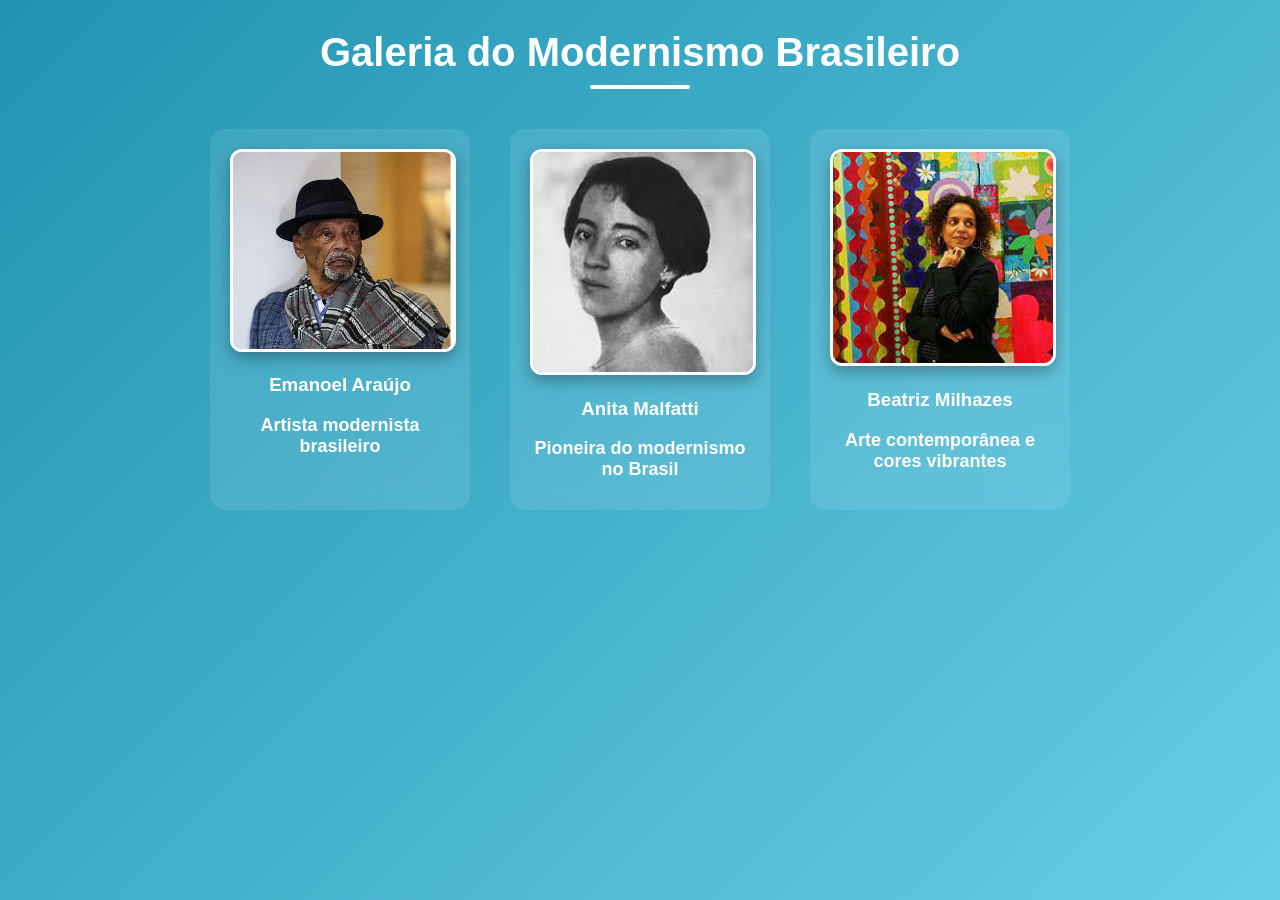
<file: index.html>
<!DOCTYPE html>
<html lang="pt-br">

<head>
<meta charset="UTF-8">
<title>Galeria do Modernismo Brasileiro</title>
<link rel="stylesheet" href="style.css">
</head>

<body>

<h1>Galeria do Modernismo Brasileiro</h1>

<div id="artistas">

    <div class="artista">
        <a href="emanoel.html">
            <img src="./fotos/Emanoel_Ara_jo.jpg" alt="Emanoel Araújo">
        </a>
        <h3>Emanoel Araújo</h3>
        <p>Artista modernista brasileiro</p>
    </div>

    <div class="artista">
        <a href="anita.html">
            <img src="./fotos/m_foto-anita.jpg" alt="Anita Malfatti">
        </a>
        <h3>Anita Malfatti</h3>
        <p>Pioneira do modernismo no Brasil</p>
    </div>

    <div class="artista">
        <a href="beatriz.html">
            <img src="./fotos/images.jfif" alt="Beatriz Milhazes">
        </a>
        <h3>Beatriz Milhazes</h3>
        <p>Arte contemporânea e cores vibrantes</p>
    </div>

</div>

</body>
</html>
</file>
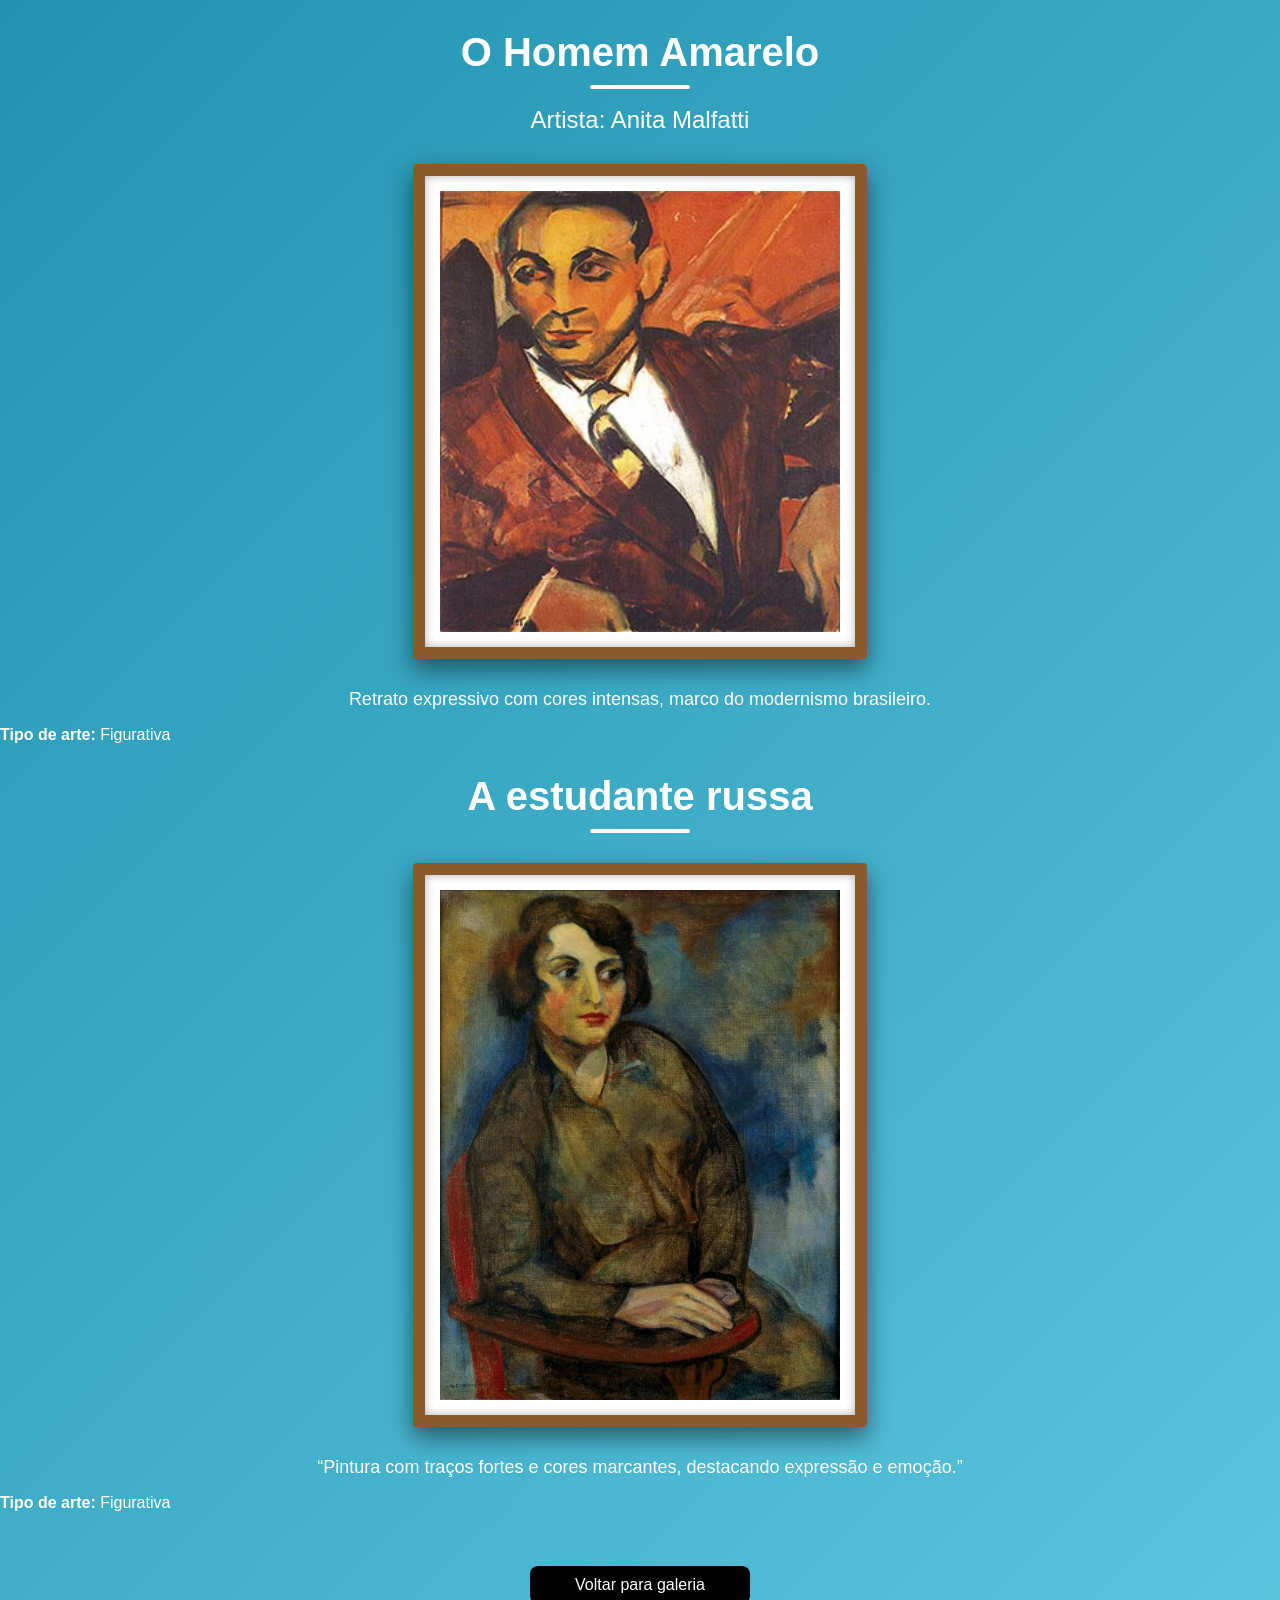
<file: anita.html>
<!DOCTYPE html>
<html lang="pt-br">

<head>
<meta charset="UTF-8">
<title>Anita Malfatti</title>
<link rel="stylesheet" href="style.css">
</head>

<body>

<h1>O Homem Amarelo</h1>
<h2>Artista: Anita Malfatti</h2>

<img src="./fotos/O-Homem-Amarelo.-Anita-Malfatti.-1916.webp" class="obra">

<p class="descricao">
Retrato expressivo com cores intensas, marco do modernismo brasileiro.
</p>

<p><b>Tipo de arte:</b> Figurativa</p>

<h1>A estudante russa</h1>
<img class="obra" src="./fotos/a-estudante-russa-jp.jpg">
<p class="descricao">
“Pintura com traços fortes e cores marcantes, destacando expressão e emoção.”
</p>

<p><b>Tipo de arte:</b> Figurativa</p>

<br>

<a href="index.html" class="botao">Voltar para galeria</a>

</body>
</html>
</file>
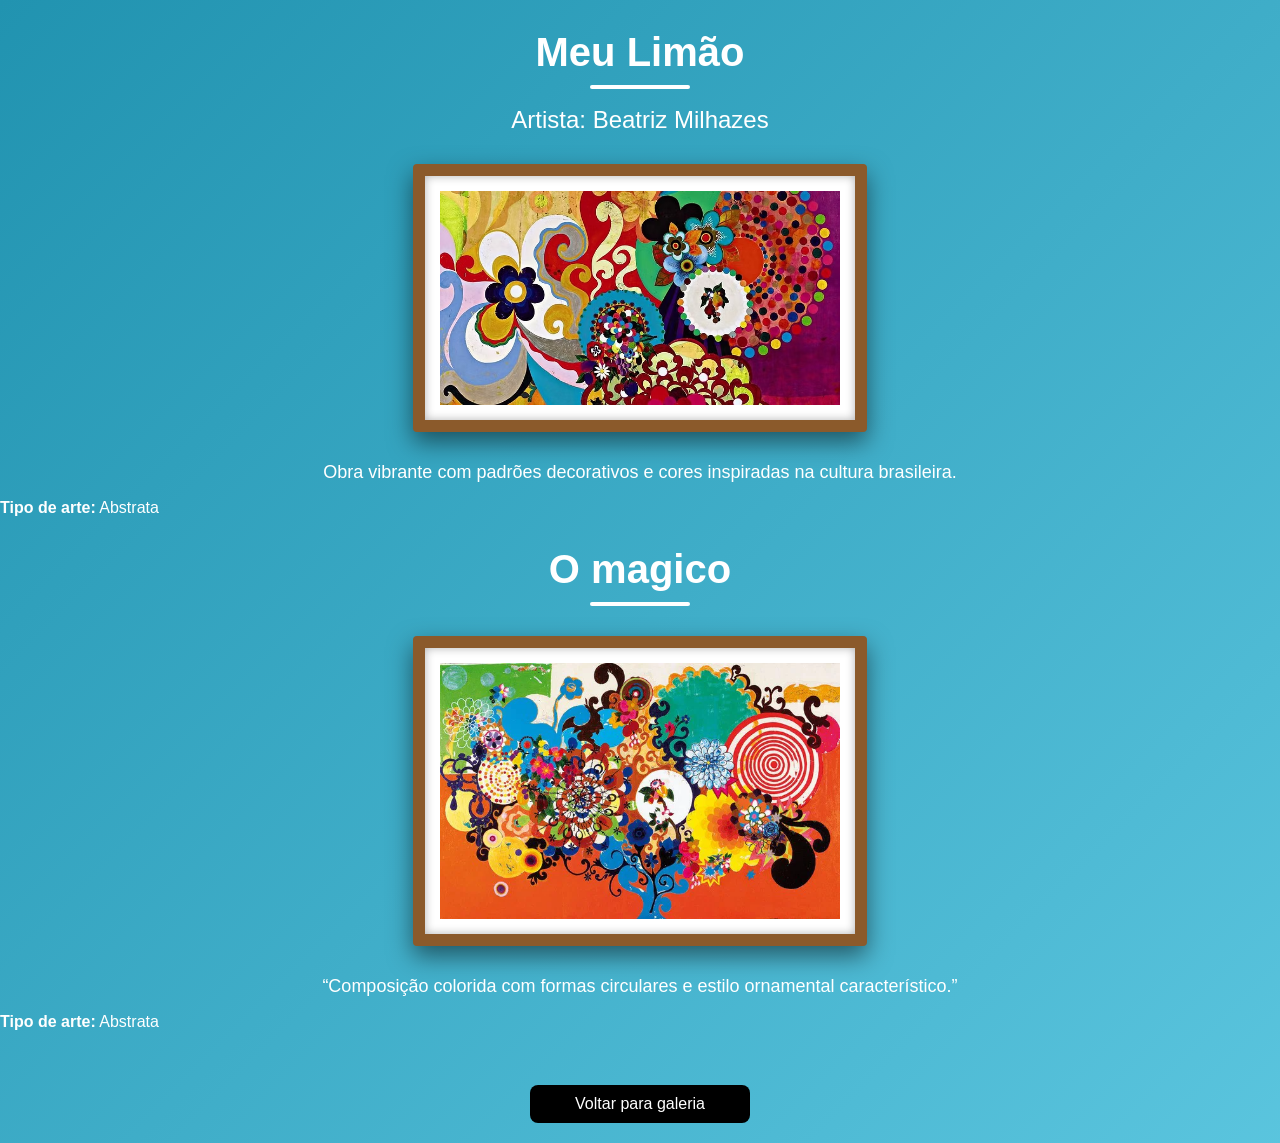
<file: beatriz.html>
<!DOCTYPE html>
<html lang="pt-br">

<head>
<meta charset="UTF-8">
<title>Beatriz Milhazes</title>
<link rel="stylesheet" href="style.css">
</head>

<body>

<h1>Meu Limão</h1>
<h2>Artista: Beatriz Milhazes</h2>

<img src="./fotos/MeuLimao.avif" class="obra">

<p class="descricao">
    Obra vibrante com padrões decorativos e cores inspiradas na cultura brasileira.
</p>

<p><b>Tipo de arte:</b> Abstrata </p>

<h1>O magico</h1>

<img class="obra" src="./fotos/o-ma-gico-thumb-800x513-51145-cke.webp">
<p class="descricao">
“Composição colorida com formas circulares e estilo ornamental característico.”
</p>

<p><b>Tipo de arte:</b> Abstrata </p>

<br>

<a href="index.html" class="botao">Voltar para galeria</a>

</body>
</html>
</file>
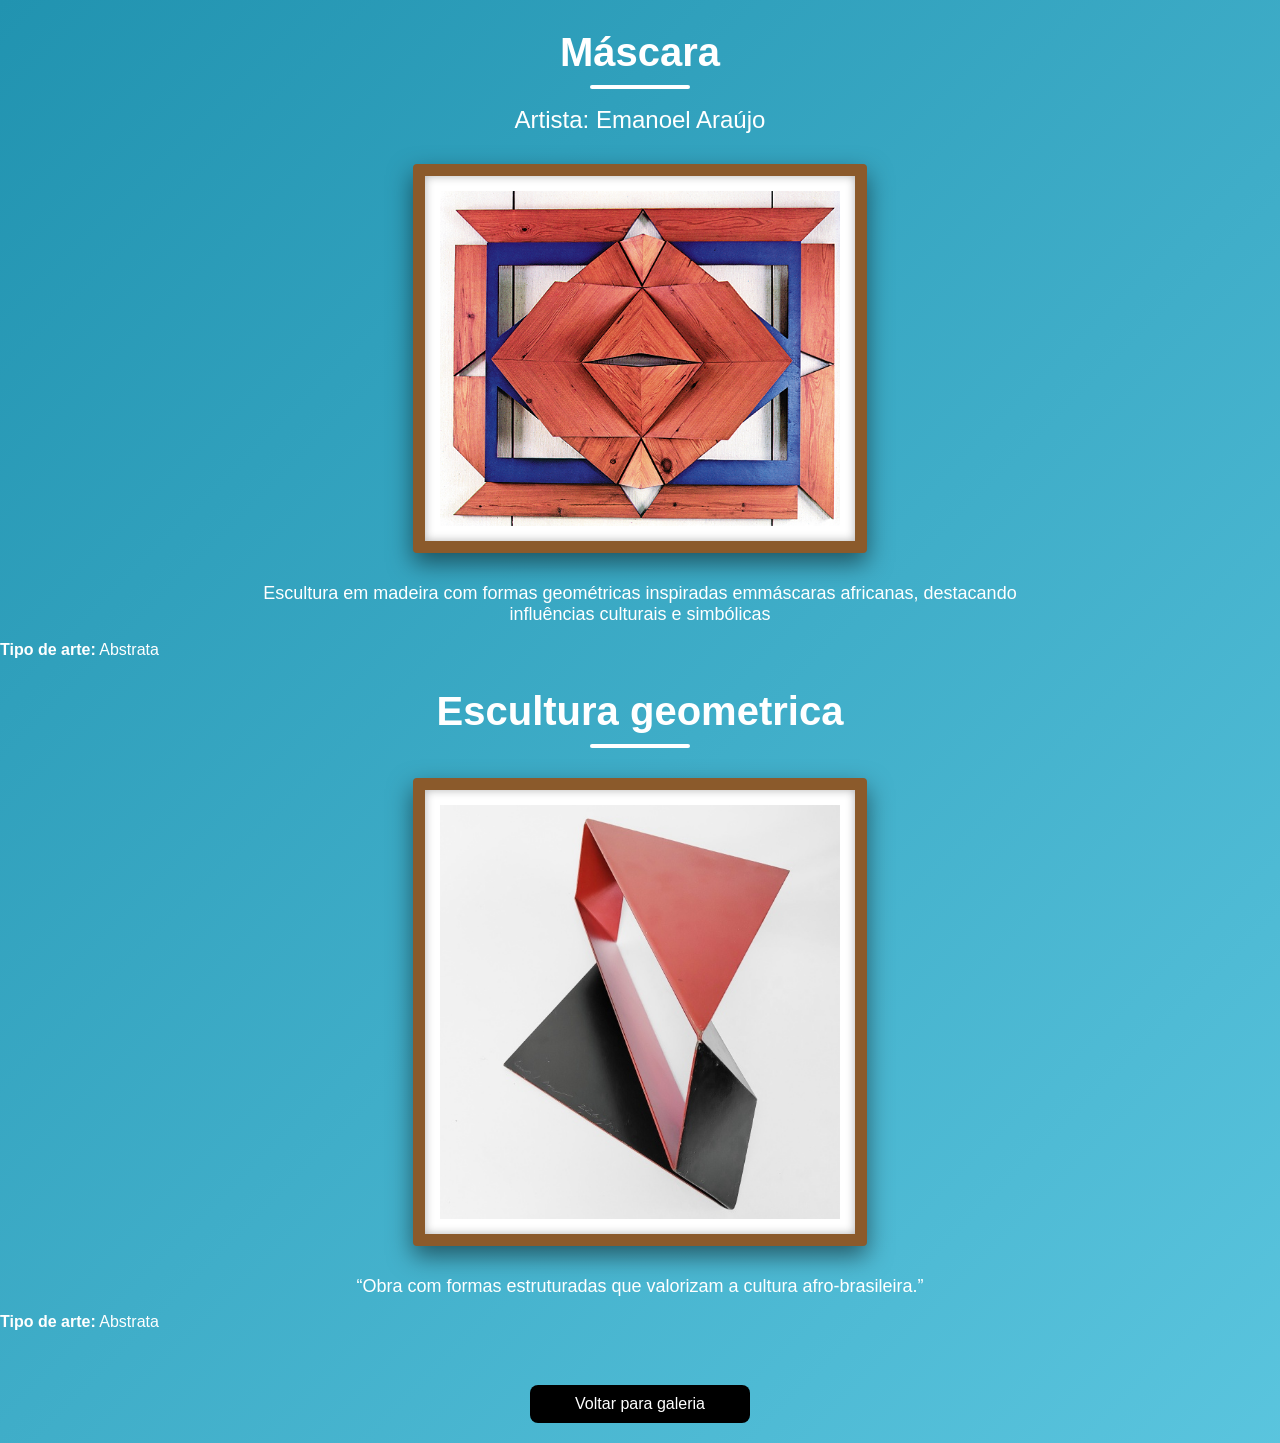
<file: emanoel.html>
<!DOCTYPE html>
<html lang="pt-br">

<head>
<meta charset="UTF-8">
<title>Emanoel Araújo</title>
<link rel="stylesheet" href="style.css">
</head>

<body>

<h1>Máscara</h1>
<h2>Artista: Emanoel Araújo</h2>

<img src="./fotos/obraemanoel.jpg" class="obra">

<p class="descricao">

    Escultura em madeira com formas geométricas
    inspiradas emmáscaras africanas, destacando
    influências culturais e simbólicas
</p>

<p><b>Tipo de arte:</b> Abstrata </p>

<h1>Escultura geometrica</h1>

<img class="obra" src="./fotos/21980741.jpg">
<p class="descricao">
“Obra com formas estruturadas que valorizam a cultura afro-brasileira.”
</p>

<p><b>Tipo de arte:</b> Abstrata </p>

<br>

<a href="index.html" class="botao">Voltar para galeria</a>

</body>
</html>
</file>
<file: style.css>
/* RESET BÁSICO */
body {
    margin: 0;
    padding: 0;
    font-family: Arial, sans-serif;

    background: linear-gradient(-45deg, #1e3c72, #2a5298, #6dd5ed, #2193b0);
    background-size: 400% 400%;
    animation: gradientBG 10s ease infinite;
    color: white;
}

/* ANIMAÇÃO DO FUNDO */
@keyframes gradientBG {
    0% { background-position: 0% 50%; }
    50% { background-position: 100% 50%; }
    100% { background-position: 0% 50%; }
}

/* TÍTULOS */
h1 {
    text-align: center;
    margin-top: 30px;
    font-size: 40px;
}

h1::after {
    content: "";
    display: block;
    width: 100px;
    height: 4px;
    background: white;
    margin: 10px auto;
    border-radius: 10px;
}

h2 {
    text-align: center;
    margin-top: -10px;
    font-weight: normal;
}

/* GALERIA */
#artistas {
    display: flex;
    justify-content: center;
    gap: 40px;
    margin-top: 40px;
    flex-wrap: wrap;
}

/* CARD DO ARTISTA */
.artista {
    text-align: center;

    background: rgba(255, 255, 255, 0.1);
    backdrop-filter: blur(10px);

    padding: 20px;
    border-radius: 15px;

    width: 220px;

    transition: 0.3s;
}

.artista:hover {
    transform: translateY(-8px);
    box-shadow: 0px 15px 30px rgba(0,0,0,0.4);
}

/* NOME DO ARTISTA */
.artista p {
    font-size: 18px;
    font-weight: bold;
    margin-bottom: 10px;
}

/* IMAGEM DO ARTISTA */
.artista img {
    width: 100%;
    border-radius: 12px;
    border: 3px solid #fff;

    box-shadow: 0px 6px 15px rgba(0,0,0,0.3);

    cursor: pointer;
    transition: transform 0.3s, box-shadow 0.3s;
}

.artista img:hover {
    transform: scale(1.1);
    box-shadow: 0px 12px 25px rgba(0,0,0,0.5);
}

/* PÁGINA DAS OBRAS */
.obra {
    width: 400px;
    display: block;
    margin: 30px auto;

    padding: 15px;

    background-color: #fff;

    border: 12px solid #8b5a2b;

    box-shadow: 
    0px 10px 25px rgba(0,0,0,0.5),
    inset 0px 0px 10px rgba(0,0,0,0.3);

    border-radius: 4px;

    transition: transform 0.4s;
}

.obra:hover {
    transform: scale(1.08);
}

/* DESCRIÇÃO */
.descricao {
    width: 60%;
    margin: auto;
    text-align: center;
    font-size: 18px;
}

/* BOTÃO */
.botao {
    display: block;
    width: 200px;
    margin: 20px auto;
    text-align: center;

    background-color: black;
    color: white;
    padding: 10px;

    text-decoration: none;
    border-radius: 8px;

    transition: 0.3s;
}

.botao:hover {
    background-color: gray;
}
</file>
